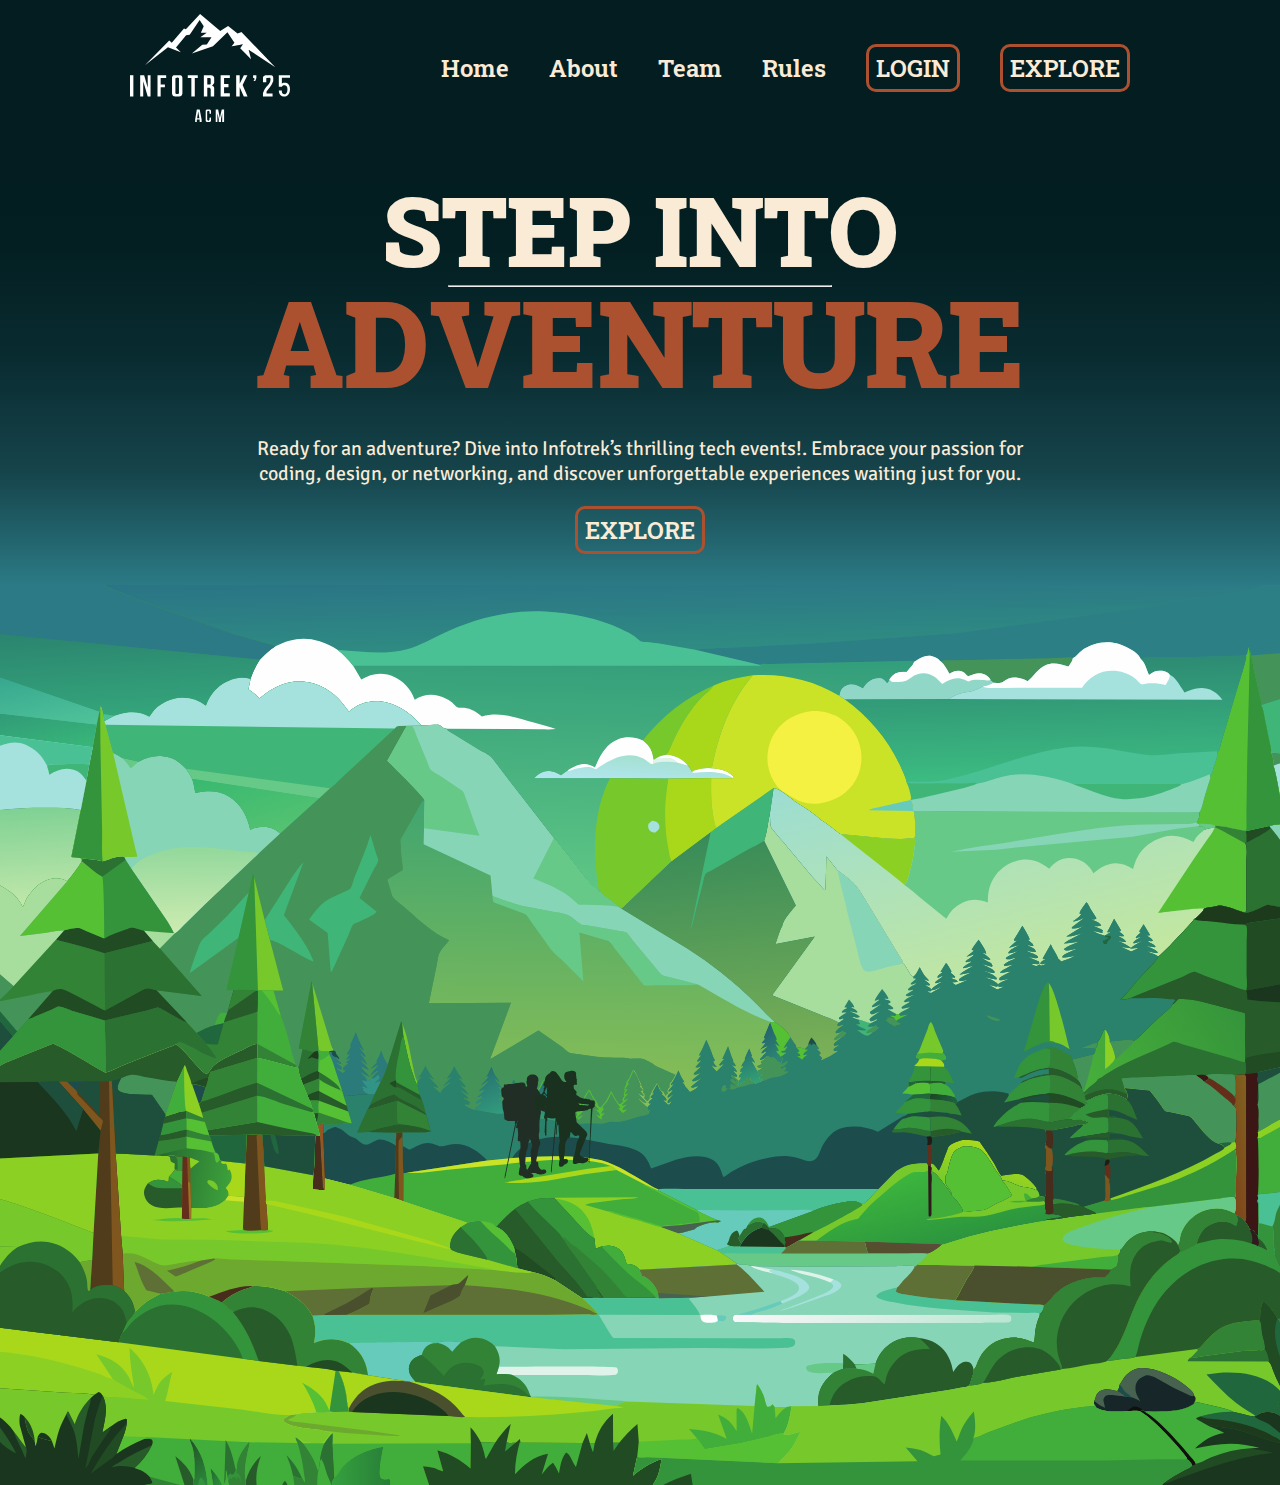
<file: index.html>
<!DOCTYPE html>
<html lang="en">

<head>
    <meta charset="UTF-8">
    <meta name="viewport" content="width=device-width, initial-scale=1.0">

    <!-- TITLE OF PAGE -->
    <title>Infotrek'25</title>

    <!-- FAVICON -->
    <link rel="icon" href="images/favicon.svg" type="image/x-icon">
    <link rel="shortcut icon" href="images/favicon.svg" type="image/x-icon">

    <!-- MAIN STYLE SHEET -->
    <link rel="stylesheet" href="CSS/style.css">

    <!-- INTERNAL STYLE -->
    <style>
        .bg-img {
            height: 100vh;
            background-image: url('images/mainbg.svg');
            background-repeat: no-repeat;
            background-size: cover;
        }
    </style>

</head>

<body class="body">

    <!-- HEADER AND NAVBAR STARTS HERE -->
    <header>
        <nav class="navbar">
            <!-- NAVBAR LOGO -->
            <div class="nav-logo">
                <a href="index.html" class="logo-link"><img class="logo" src="images/infotreklogo.svg"
                        alt="Infotrek Logo"></a>
            </div>
            <!-- NAVBAR LINKS -->
            <ul class="nav-list">
                <li class="link"><a class="nav-link" href="index.html">Home</a></li>
                <li class="link"><a class="nav-link" href="about.html">About</a></li>
                <li class="link"><a class="nav-link" href="team.html">Team</a></li>
                <li class="link"><a class="nav-link" href="https://backend.infotrek24.tech/public/pdfs/rulebook.pdf"
                        target="_blank">Rules</a></li>
                <li class="link btn"><a class="nav-link" href="login.html">LOGIN</a></li>
                <li class="link btn exp-btn"><a class="nav-link" href="events.html">EXPLORE</a></li>
            </ul>
            <div class="hamburger">
                <span></span>
                <span></span>
                <span></span>
            </div>
        </nav>
    </header>

    <!-- SIDE BAR STARTS HERE -->
    <nav class="sidebar">
        <ul class="sidebar-list">
            <li><a class="sidebar-link" href="index.html">Home</a></li>
            <li><a class="sidebar-link" href="about.html">About</a></li>
            <li><a class="sidebar-link" href="team.html">Team</a></li>
            <li><a class="sidebar-link" href="https://backend.infotrek24.tech/public/pdfs/rulebook.pdf"
                    target="_blank">Rules</a></li>
            <li><a class="sidebar-link" href="login.html">LOGIN</a></li>
            <li><a class="sidebar-link" href="events.html">EXPLORE</a></li>
        </ul>
    </nav>


    <!-- MAIN CONTAINER -->
    <main>
        <section class="container">
            <!-- GRADIENT CONTAINER -->
            <div class="bg-grad">
                <div class="main-font rise">
                    <p>STEP INTO
                        <hr class="hline"><span class="spot">ADVENTURE</span>
                    </p>
                </div>
                <div class="desc rise">
                    Ready for an adventure? Dive into Infotrek’s thrilling tech events!. Embrace your passion for
                    coding, design, or networking, and discover unforgettable experiences waiting just for you.
                </div>
                <div class="rise">
                    <div class="link btn">
                        <a href="events.html" class="nav-link">EXPLORE</a>
                    </div>
                </div>
            </div>


            <!-- BACKGROUND IMAGE CONTAINER -->
            <div class="bg-img"></div>
        </section>
    </main>

</body>

<!-- JAVASCRIPT -->
<script src="Js/script.js"></script>

</html>
</file>
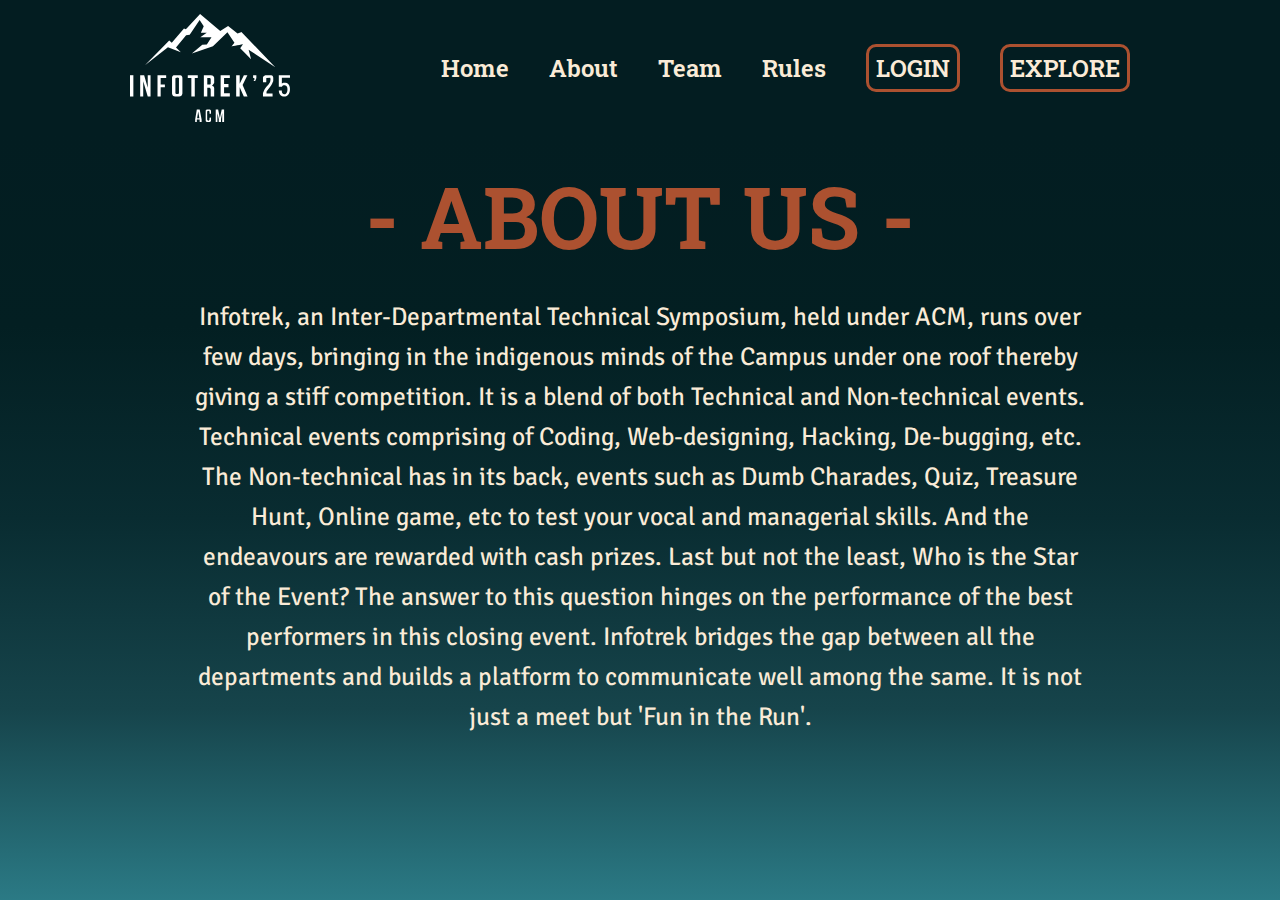
<file: about.html>
<!DOCTYPE html>
<html lang="en">

<head>
    <meta charset="UTF-8">
    <meta name="viewport" content="width=device-width, initial-scale=1.0">

    <!-- TITLE -->
    <title>ABOUT US</title>

    <!-- FAVICON -->
    <link rel="icon" href="images/favicon.svg" type="image/x-icon">
    <link rel="shortcut icon" href="images/favicon.svg" type="image/x-icon">

    <!-- MAIN STYLE SHEET -->
    <link rel="stylesheet" href="CSS/style.css">

    <!-- STYLE SHEET RELATED TO THIS PAGE -->
    <link rel="stylesheet" href="CSS/about-style.css">

</head>

<body class="body abt">

    <!-- HEADER AND NAVBAR STARTS HERE -->
    <header>
        <nav class="navbar">
            <!-- NAVBAR LOGO -->
            <div class="nav-logo">
                <a href="index.html" class="logo-link"><img class="logo" src="images/infotreklogo.svg" alt="Infotrek Logo"></a>
            </div>
            <!-- NAVBAR LINKS -->
            <ul class="nav-list">
                <li class="link"><a class="nav-link" href="index.html">Home</a></li>
                <li class="link"><a class="nav-link" href="about.html">About</a></li>
                <li class="link"><a class="nav-link" href="team.html">Team</a></li>
                <li class="link"><a class="nav-link" href="https://backend.infotrek24.tech/public/pdfs/rulebook.pdf"
                        target="_blank">Rules</a></li>
                <li class="link btn"><a class="nav-link" href="login.html">LOGIN</a></li>
                <li class="link btn exp-btn"><a class="nav-link" href="events.html">EXPLORE</a></li>
            </ul>
            <div class="hamburger">
                <span></span>
                <span></span>
                <span></span>
            </div>
        </nav>
    </header>

    <!-- SIDE BAR STARTS HERE -->
    <nav class="sidebar">
        <ul class="sidebar-list">
            <li><a class="sidebar-link" href="index.html">Home</a></li>
            <li><a class="sidebar-link" href="about.html">About</a></li>
            <li><a class="sidebar-link" href="team.html">Team</a></li>
            <li><a class="sidebar-link" href="https://backend.infotrek24.tech/public/pdfs/rulebook.pdf"
                    target="_blank">Rules</a></li>
            <li><a class="sidebar-link" href="login.html">LOGIN</a></li>
            <li><a class="sidebar-link" href="events.html">EXPLORE</a></li>
        </ul>
    </nav>

    <main class="about">
        <h1 class="about-header">- ABOUT US -</h1>
        <p class="about-desc">Infotrek, an Inter-Departmental Technical Symposium, held under ACM, runs over few days,
            bringing in the indigenous minds of the Campus under one roof thereby giving a stiff competition. It is a
            blend of both Technical and Non-technical events. Technical events comprising of Coding, Web-designing,
            Hacking, De-bugging, etc. The Non-technical has in its back, events such as Dumb Charades, Quiz, Treasure
            Hunt, Online game, etc to test your vocal and managerial skills. And the endeavours are rewarded with cash
            prizes. Last but not the least, Who is the Star of the Event? The answer to this question hinges on the
            performance of the best performers in this closing event. Infotrek bridges the gap between all the
            departments and builds a platform to communicate well among the same. It is not just a meet but 'Fun in the
            Run'.</p>
    </main>
</body>

<!-- JAVASCRIPT -->
<script src="Js/script.js"></script>

</html>
</file>
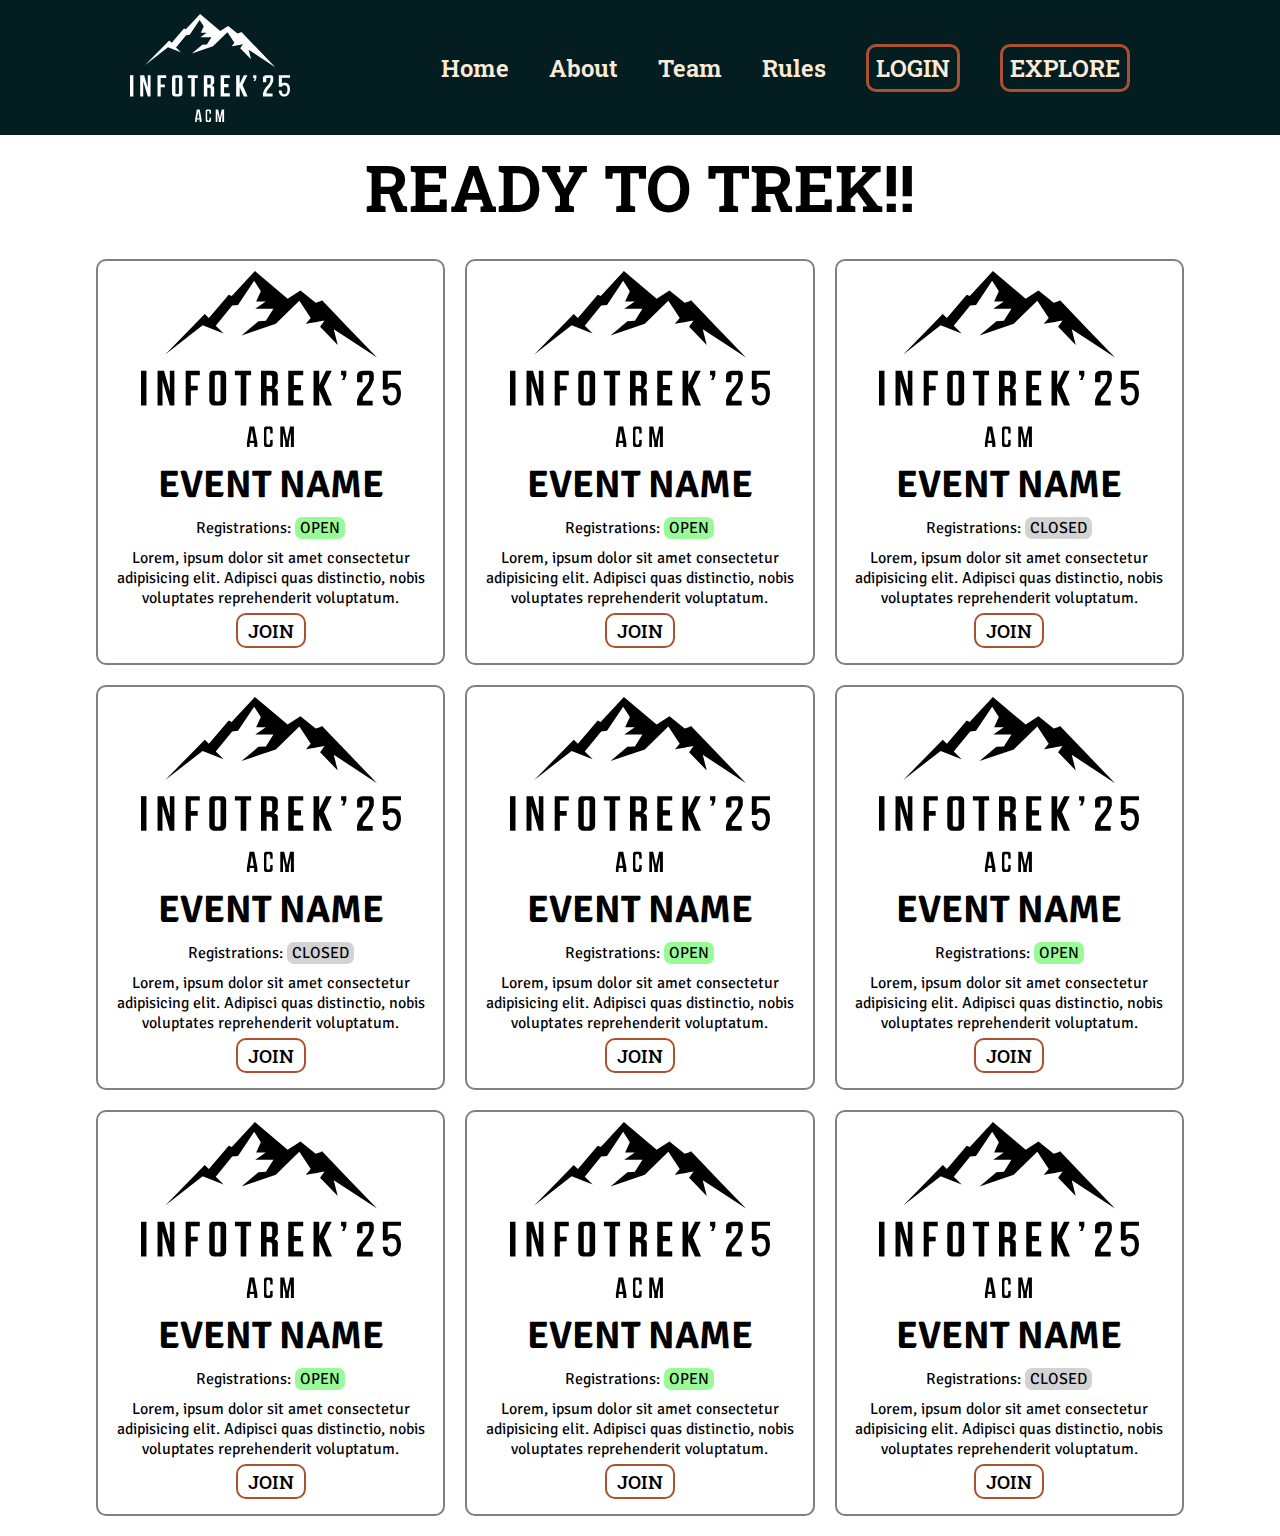
<file: events.html>
<!DOCTYPE html>
<html lang="en">

<head>
    <meta charset="UTF-8">
    <meta name="viewport" content="width=device-width, initial-scale=1.0">

    <!-- TITLE -->
    <title>Events</title>

    <!-- FAVICON -->
    <link rel="icon" href="images/favicon.svg" type="image/x-icon">
    <link rel="shortcut icon" href="images/favicon.svg" type="image/x-icon">

    <!-- MAIN STYLE SHEET -->
    <link rel="stylesheet" href="CSS/style.css">

    <!-- THIS PAGE CSS -->
    <link rel="stylesheet" href="CSS/event-style.css">

</head>

<body>

    <!-- HEADER AND NAVBAR STARTS HERE -->
    <header>
        <nav class="navbar">
            <!-- NAVBAR LOGO -->
            <div class="nav-logo">
                <a href="index.html" class="logo-link"><img class="logo" src="images/infotreklogo.svg" alt="Infotrek Logo"></a>
            </div>
            <!-- NAVBAR LINKS -->
            <ul class="nav-list">
                <li class="link"><a class="nav-link" href="index.html">Home</a></li>
                <li class="link"><a class="nav-link" href="about.html">About</a></li>
                <li class="link"><a class="nav-link" href="team.html">Team</a></li>
                <li class="link"><a class="nav-link" href="https://backend.infotrek24.tech/public/pdfs/rulebook.pdf"
                        target="_blank">Rules</a></li>
                <li class="link btn"><a class="nav-link" href="login.html">LOGIN</a></li>
                <li class="link btn exp-btn"><a class="nav-link" href="events.html">EXPLORE</a></li>
            </ul>
            <div class="hamburger">
                <span></span>
                <span></span>
                <span></span>
            </div>
        </nav>
    </header>

    <!-- SIDE BAR STARTS HERE -->
    <nav class="sidebar">
        <ul class="sidebar-list">
            <li><a class="sidebar-link" href="index.html">Home</a></li>
            <li><a class="sidebar-link" href="about.html">About</a></li>
            <li><a class="sidebar-link" href="team.html">Team</a></li>
            <li><a class="sidebar-link" href="https://backend.infotrek24.tech/public/pdfs/rulebook.pdf"
                    target="_blank">Rules</a></li>
            <li><a class="sidebar-link" href="login.html">LOGIN</a></li>
            <li><a class="sidebar-link" href="events.html">EXPLORE</a></li>
        </ul>
    </nav>

    <main id="event">
        <h1 class="event-head">READY TO TREK!!</h1>
        <section class="event-main-container">
            <div class="event-box event1">
                <div class="event-img"><img src="images/infotreklogo.svg" alt=""></div>
                <div class="event-name">
                    <h1>EVENT NAME</h1>
                </div>
                <div class="event-reg open">Registrations: </div>
                <div class="event-desc">Lorem, ipsum dolor sit amet consectetur adipisicing elit. Adipisci quas
                    distinctio, nobis voluptates reprehenderit voluptatum.</div>
                <div class="event-btn"><a href="#">JOIN</a></div>
            </div>
            <div class="event-box event2">
                <div class="event-img"><img src="images/infotreklogo.svg" alt=""></div>
                <div class="event-name">
                    <h1>EVENT NAME</h1>
                </div>
                <div class="event-reg open">Registrations: </div>
                <div class="event-desc">Lorem, ipsum dolor sit amet consectetur adipisicing elit. Adipisci quas
                    distinctio, nobis voluptates reprehenderit voluptatum.</div>
                <div class="event-btn"><a href="#">JOIN</a></div>
            </div>
            <div class="event-box event3">
                <div class="event-img"><img src="images/infotreklogo.svg" alt=""></div>
                <div class="event-name">
                    <h1>EVENT NAME</h1>
                </div>
                <div class="event-reg closed">Registrations: </div>
                <div class="event-desc">Lorem, ipsum dolor sit amet consectetur adipisicing elit. Adipisci quas
                    distinctio, nobis voluptates reprehenderit voluptatum.</div>
                <div class="event-btn"><a href="#">JOIN</a></div>
            </div>
            <div class="event-box event4">
                <div class="event-img"><img src="images/infotreklogo.svg" alt=""></div>
                <div class="event-name">
                    <h1>EVENT NAME</h1>
                </div>
                <div class="event-reg closed">Registrations: </div>
                <div class="event-desc">Lorem, ipsum dolor sit amet consectetur adipisicing elit. Adipisci quas
                    distinctio, nobis voluptates reprehenderit voluptatum.</div>
                <div class="event-btn"><a href="#">JOIN</a></div>
            </div>
            <div class="event-box event5">
                <div class="event-img"><img src="images/infotreklogo.svg" alt=""></div>
                <div class="event-name">
                    <h1>EVENT NAME</h1>
                </div>
                <div class="event-reg open open">Registrations: </div>
                <div class="event-desc">Lorem, ipsum dolor sit amet consectetur adipisicing elit. Adipisci quas
                    distinctio, nobis voluptates reprehenderit voluptatum.</div>
                <div class="event-btn"><a href="#">JOIN</a></div>
            </div>
            <div class="event-box event6">
                <div class="event-img"><img src="images/infotreklogo.svg" alt=""></div>
                <div class="event-name">
                    <h1>EVENT NAME</h1>
                </div>
                <div class="event-reg open">Registrations: </div>
                <div class="event-desc">Lorem, ipsum dolor sit amet consectetur adipisicing elit. Adipisci quas
                    distinctio, nobis voluptates reprehenderit voluptatum.</div>
                <div class="event-btn"><a href="#">JOIN</a></div>
            </div>
            <div class="event-box event7">
                <div class="event-img"><img src="images/infotreklogo.svg" alt=""></div>
                <div class="event-name">
                    <h1>EVENT NAME</h1>
                </div>
                <div class="event-reg open">Registrations: </div>
                <div class="event-desc">Lorem, ipsum dolor sit amet consectetur adipisicing elit. Adipisci quas
                    distinctio, nobis voluptates reprehenderit voluptatum.</div>
                <div class="event-btn"><a href="#">JOIN</a></div>
            </div>
            <div class="event-box event8">
                <div class="event-img"><img src="images/infotreklogo.svg" alt=""></div>
                <div class="event-name">
                    <h1>EVENT NAME</h1>
                </div>
                <div class="event-reg open">Registrations: </div>
                <div class="event-desc">Lorem, ipsum dolor sit amet consectetur adipisicing elit. Adipisci quas
                    distinctio, nobis voluptates reprehenderit voluptatum.</div>
                <div class="event-btn"><a href="#">JOIN</a></div>
            </div>
            <div class="event-box event9">
                <div class="event-img"><img src="images/infotreklogo.svg" alt=""></div>
                <div class="event-name">
                    <h1>EVENT NAME</h1>
                </div>
                <div class="event-reg closed">Registrations: </div>
                <div class="event-desc">Lorem, ipsum dolor sit amet consectetur adipisicing elit. Adipisci quas
                    distinctio, nobis voluptates reprehenderit voluptatum.</div>
                <div class="event-btn"><a href="#">JOIN</a></div>
            </div>
        </section>
    </main>

</body>

<!-- JAVASCRIPT -->
<script src="Js/script.js"></script>

</html>
</file>
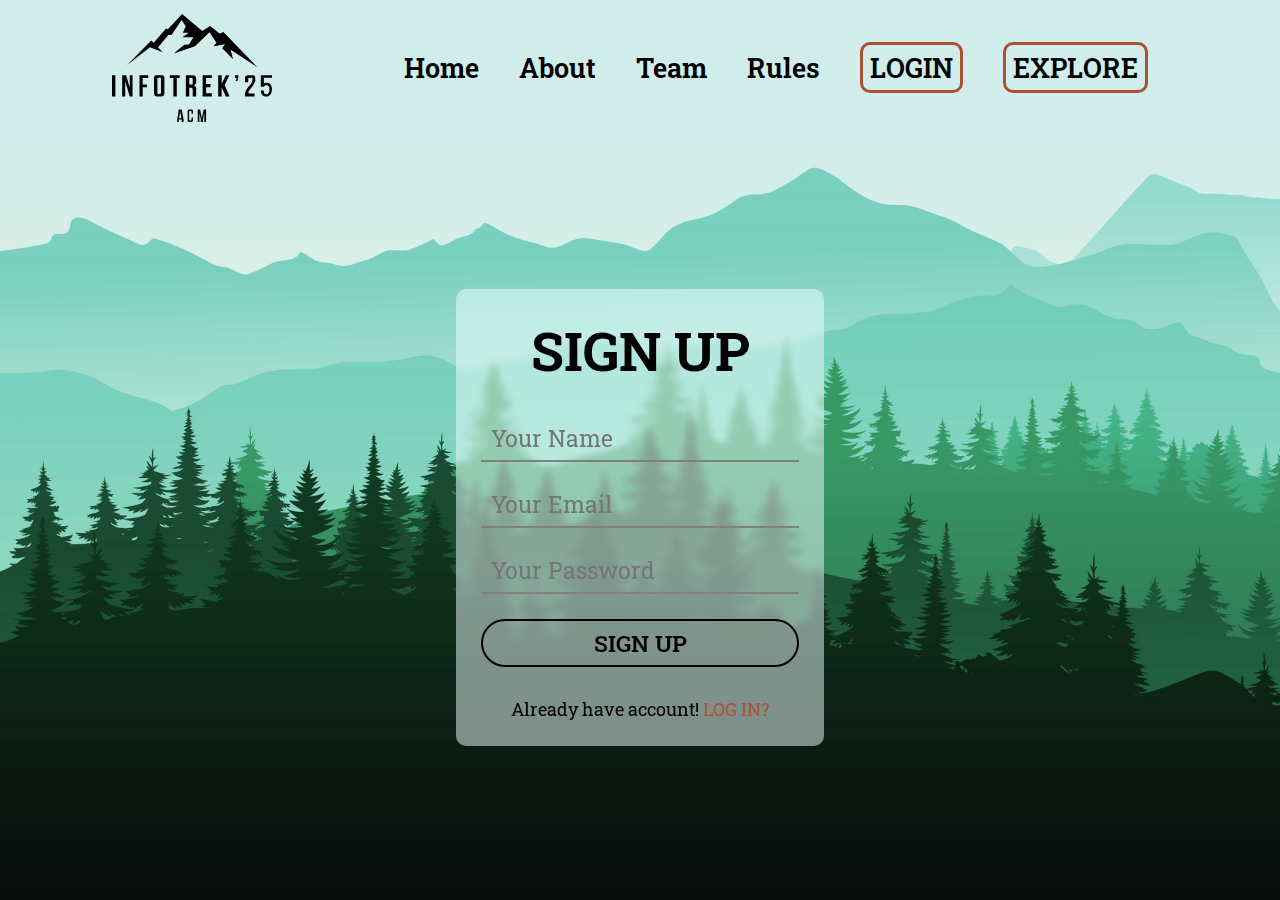
<file: login.html>
<!DOCTYPE html>
<html lang="en">

<head>
    <meta charset="UTF-8">
    <meta name="viewport" content="width=device-width, initial-scale=1.0">

    <!-- TITLE -->
    <title>Login</title>

    <!-- FAVICON -->
    <link rel="icon" href="images/favicon.svg" type="image/x-icon">
    <link rel="shortcut icon" href="images/favicon.svg" type="image/x-icon">

    <!-- MAIN PAGE CSS -->
    <link rel="stylesheet" href="CSS/style.css">

    <!-- THIS PAGE CSS -->
    <link rel="stylesheet" href="CSS/login-style.css">

    <!-- INTERNAL STYLE -->
    <style>
        .loginandsignup {
            min-height: 85vh;
            background-image: url('images/loginbg.jpg');
            background-repeat: no-repeat;
            background-size: cover;
            background-position: center top;
            display: flex;
            justify-content: center;
            align-items: center;
        }

        @media (max-width: 768px) {
            .loginandsignup {
                min-height: 88vh;
            }
        }
    </style>

</head>

<body>

    <!-- HEADER AND NAVBAR STARTS HERE -->
    <header>
        <nav class="navbar">
            <!-- NAVBAR LOGO -->
            <div class="nav-logo">
                <a href="index.html" class="logo-link"><img class="logo" src="images/infotreklogo.svg"
                        alt="Infotrek Logo"></a>
            </div>
            <!-- NAVBAR LINKS -->
            <ul class="nav-list">
                <li class="link"><a class="nav-link" href="index.html">Home</a></li>
                <li class="link"><a class="nav-link" href="about.html">About</a></li>
                <li class="link"><a class="nav-link" href="team.html">Team</a></li>
                <li class="link"><a class="nav-link" href="https://backend.infotrek24.tech/public/pdfs/rulebook.pdf"
                        target="_blank">Rules</a></li>
                <li class="link btn"><a class="nav-link" href="login.html">LOGIN</a></li>
                <li class="link btn exp-btn"><a class="nav-link" href="events.html">EXPLORE</a></li>
            </ul>
            <div class="hamburger">
                <span></span>
                <span></span>
                <span></span>
            </div>
        </nav>
    </header>

    <!-- SIDE BAR STARTS HERE -->
    <nav class="sidebar">
        <ul class="sidebar-list">
            <li><a class="sidebar-link" href="index.html">Home</a></li>
            <li><a class="sidebar-link" href="about.html">About</a></li>
            <li><a class="sidebar-link" href="team.html">Team</a></li>
            <li><a class="sidebar-link" href="https://backend.infotrek24.tech/public/pdfs/rulebook.pdf"
                    target="_blank">Rules</a></li>
            <li><a class="sidebar-link" href="login.html">LOGIN</a></li>
            <li><a class="sidebar-link" href="events.html">EXPLORE</a></li>
        </ul>
    </nav>

    <!-- LOGIN AND SIGN UP PAGE STARTS HERE -->
    <section class="loginandsignup">
        <div class="container">
            <div class="login-container flex">
                <h1>LOG IN</h1>
                <form class="login-form form" action="">
                    <input type="email" placeholder="Your Email" required><br>
                    <input type="password" placeholder="Your Password" required>
                    <div class="forgot">
                        <p><a href="">Forgot Password?</a></p>
                    </div>
                    <input class="login-btn" type="submit" value="LOGIN">
                </form>
                <div class="register">
                    <p>New Here! <a href="">Register?</a></p>
                </div>
            </div>

            <div class="signup-container flex">
                <h1>SIGN UP</h1>
                <form class="signup-form form" action="POST">
                    <input type="text" required placeholder="Your Name"><br>
                    <input type="email" placeholder="Your Email" required><br>
                    <input type="password" required placeholder="Your Password"><br>
                    <input class="login-btn" type="submit" value="SIGN UP">
                </form>
                <div class="register">
                    <p>Already have account! <a href="">LOG IN?</a></p>
                </div>
            </div>
            <div class="forgot-container flex">
                <h1>Forget Password</h1>
                <form action="" class="form">
                    <input type="email" placeholder="Enter Your Email" required>
                    <input class="login-btn" type="submit" value="SUBMIT">
                </form>
                <div class="register">
                    <p>Already have account! <a href="">LOG IN?</a></p>
                </div>
            </div>
        </div>
    </section>
</body>

<!-- JAVASCRIPT -->
<script src="Js/script.js"></script>
<script src="Js/login-js.js"></script>

</html>
</file>
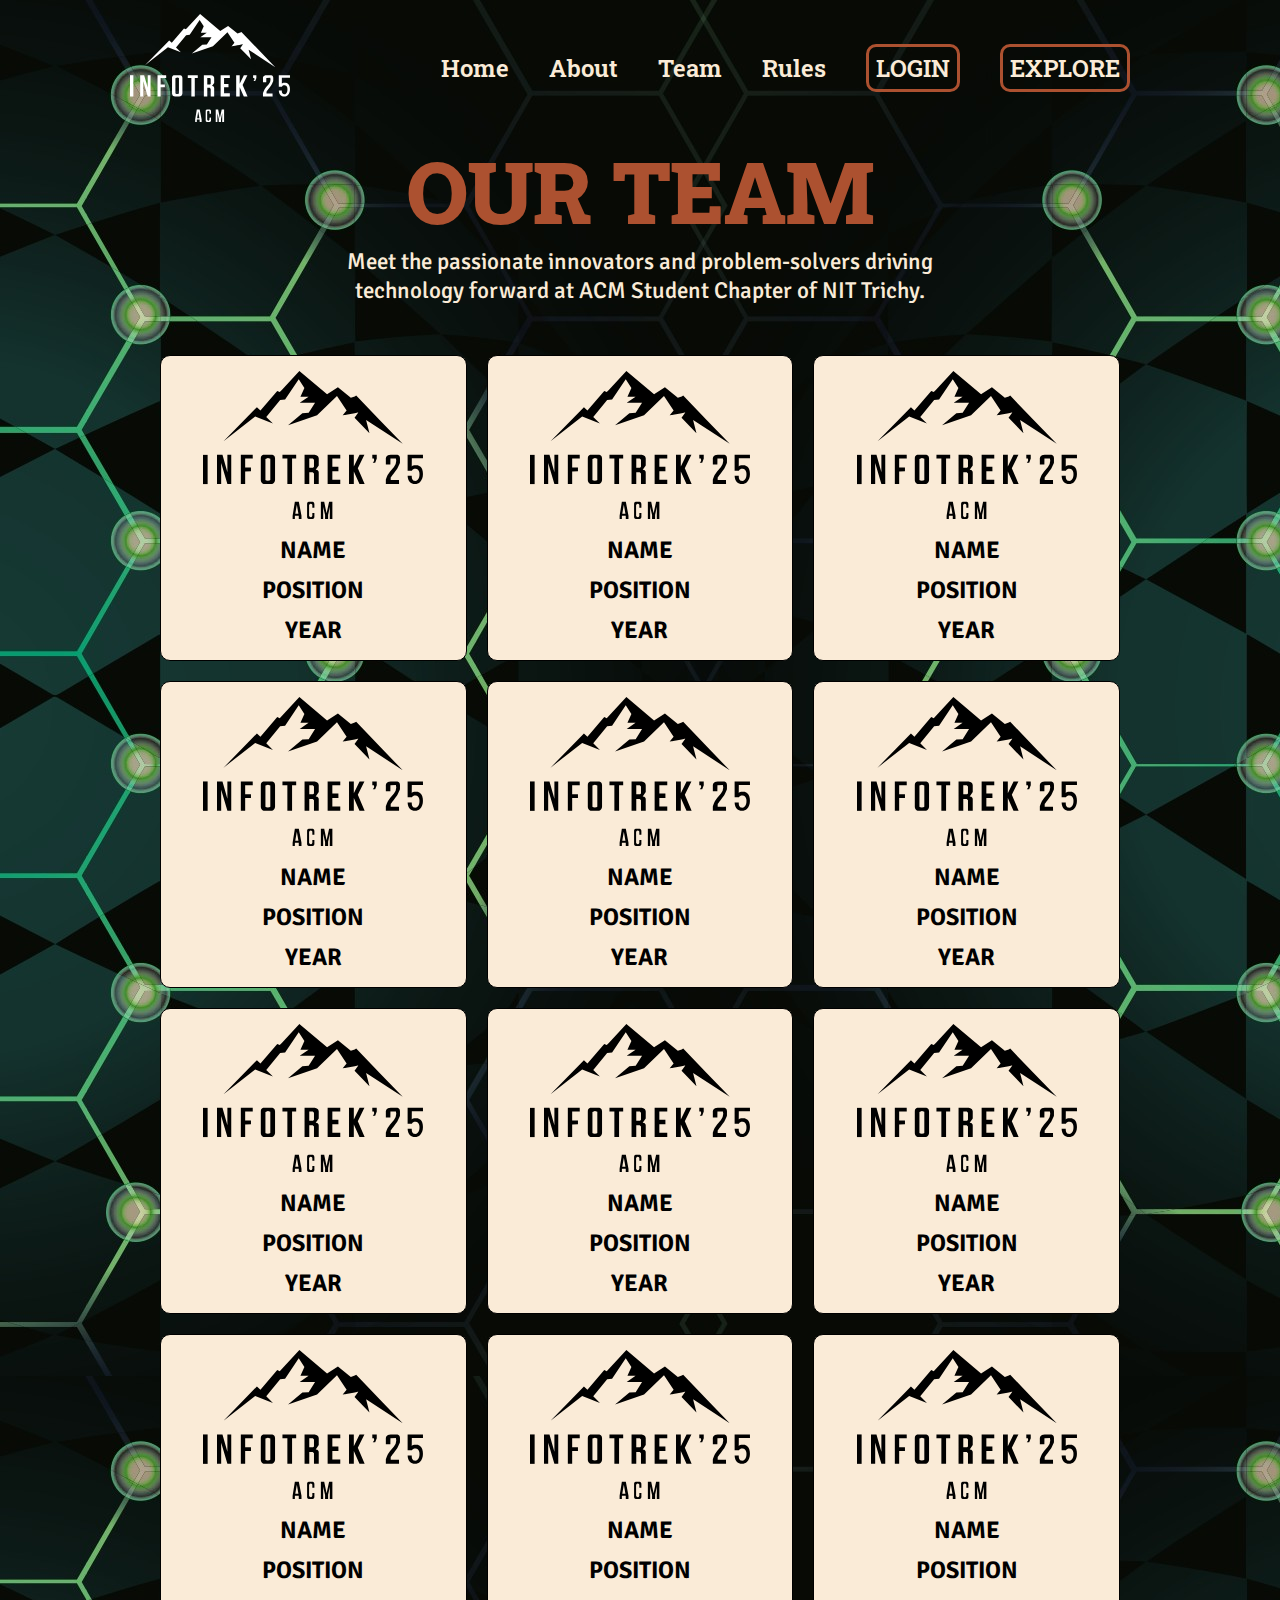
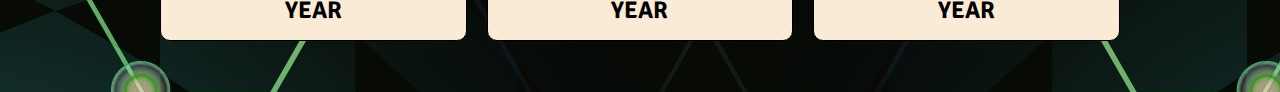
<file: team.html>
<!DOCTYPE html>
<html lang="en">

<head>
    <meta charset="UTF-8">
    <meta name="viewport" content="width=device-width, initial-scale=1.0">

    <!-- TITLE -->
    <title>OUR TEAM</title>

    <!-- FAVICON -->
    <link rel="icon" href="images/favicon.svg" type="image/x-icon">
    <link rel="shortcut icon" href="images/favicon.svg" type="image/x-icon">

    <!-- MAIN STYLE SHEET -->
    <link rel="stylesheet" href="CSS/style.css">

    <!-- THIS PAGE SYLE SHEET -->
    <link rel="stylesheet" href="CSS/team-style.css">

    <!-- INTERNAL STYLE -->
    <style>
        .navbar {
            background-color: transparent;
        }

        .team-page {
            background-color: var(--nav-bg-clr);
            background-image: url('images/honeycomb.jpg');
        }
    </style>

</head>

<body class="body team-page">

    <!-- HEADER AND NAVBAR STARTS HERE -->
    <header>
        <nav class="navbar">
            <!-- NAVBAR LOGO -->
            <div class="nav-logo">
                <a href="index.html" class="logo-link"><img class="logo" src="images/infotreklogo.svg"
                        alt="Infotrek Logo"></a>
            </div>
            <!-- NAVBAR LINKS -->
            <ul class="nav-list">
                <li class="link"><a class="nav-link" href="index.html">Home</a></li>
                <li class="link"><a class="nav-link" href="about.html">About</a></li>
                <li class="link"><a class="nav-link" href="team.html">Team</a></li>
                <li class="link"><a class="nav-link" href="https://backend.infotrek24.tech/public/pdfs/rulebook.pdf"
                        target="_blank">Rules</a></li>
                <li class="link btn"><a class="nav-link" href="login.html">LOGIN</a></li>
                <li class="link btn exp-btn"><a class="nav-link" href="events.html">EXPLORE</a></li>
            </ul>
            <div class="hamburger">
                <span></span>
                <span></span>
                <span></span>
            </div>
        </nav>
    </header>

    <!-- SIDE BAR STARTS HERE -->
    <nav class="sidebar">
        <ul class="sidebar-list">
            <li><a class="sidebar-link" href="index.html">Home</a></li>
            <li><a class="sidebar-link" href="about.html">About</a></li>
            <li><a class="sidebar-link" href="team.html">Team</a></li>
            <li><a class="sidebar-link" href="https://backend.infotrek24.tech/public/pdfs/rulebook.pdf"
                    target="_blank">Rules</a></li>
            <li><a class="sidebar-link" href="login.html">LOGIN</a></li>
            <li><a class="sidebar-link" href="events.html">EXPLORE</a></li>
        </ul>
    </nav>

    <main class="team">
        <div class="our-team">
            <h1>OUR TEAM</h1>
            <p>Meet the passionate innovators and problem-solvers driving technology forward at ACM Student Chapter of NIT Trichy.
            </p>
        </div>
        <section class="team-container">
            <div class="person1 grid-container">
                <div class="photo">
                    <img src="images/infotreklogo.svg" alt="">
                </div>
                <div class="name">
                    <p>NAME</p>
                </div>
                <div class="position">
                    <p>POSITION</p>
                </div>
                <div class="year">
                    <p>YEAR</p>
                </div>
            </div>
            <div class="person2 grid-container">
                <div class="photo">
                    <img src="images/infotreklogo.svg" alt="">
                </div>
                <div class="name">
                    <p>NAME</p>
                </div>
                <div class="position">
                    <p>POSITION</p>
                </div>
                <div class="year">
                    <p>YEAR</p>
                </div>
            </div>
            <div class="person3 grid-container">
                <div class="photo">
                    <img src="images/infotreklogo.svg" alt="">
                </div>
                <div class="name">
                    <p>NAME</p>
                </div>
                <div class="position">
                    <p>POSITION</p>
                </div>
                <div class="year">
                    <p>YEAR</p>
                </div>
            </div>
            <div class="person4 grid-container">
                <div class="photo">
                    <img src="images/infotreklogo.svg" alt="">
                </div>
                <div class="name">
                    <p>NAME</p>
                </div>
                <div class="position">
                    <p>POSITION</p>
                </div>
                <div class="year">
                    <p>YEAR</p>
                </div>
            </div>
            <div class="person5 grid-container">
                <div class="photo">
                    <img src="images/infotreklogo.svg" alt="">
                </div>
                <div class="name">
                    <p>NAME</p>
                </div>
                <div class="position">
                    <p>POSITION</p>
                </div>
                <div class="year">
                    <p>YEAR</p>
                </div>
            </div>
            <div class="person6 grid-container">
                <div class="photo">
                    <img src="images/infotreklogo.svg" alt="">
                </div>
                <div class="name">
                    <p>NAME</p>
                </div>
                <div class="position">
                    <p>POSITION</p>
                </div>
                <div class="year">
                    <p>YEAR</p>
                </div>
            </div>
            <div class="person7 grid-container">
                <div class="photo">
                    <img src="images/infotreklogo.svg" alt="">
                </div>
                <div class="name">
                    <p>NAME</p>
                </div>
                <div class="position">
                    <p>POSITION</p>
                </div>
                <div class="year">
                    <p>YEAR</p>
                </div>
            </div>
            <div class="person8 grid-container">
                <div class="photo">
                    <img src="images/infotreklogo.svg" alt="">
                </div>
                <div class="name">
                    <p>NAME</p>
                </div>
                <div class="position">
                    <p>POSITION</p>
                </div>
                <div class="year">
                    <p>YEAR</p>
                </div>
            </div>
            <div class="person9 grid-container">
                <div class="photo">
                    <img src="images/infotreklogo.svg" alt="">
                </div>
                <div class="name">
                    <p>NAME</p>
                </div>
                <div class="position">
                    <p>POSITION</p>
                </div>
                <div class="year">
                    <p>YEAR</p>
                </div>
            </div>
            <div class="person10 grid-container">
                <div class="photo">
                    <img src="images/infotreklogo.svg" alt="">
                </div>
                <div class="name">
                    <p>NAME</p>
                </div>
                <div class="position">
                    <p>POSITION</p>
                </div>
                <div class="year">
                    <p>YEAR</p>
                </div>
            </div>
            <div class="person11 grid-container">
                <div class="photo">
                    <img src="images/infotreklogo.svg" alt="">
                </div>
                <div class="name">
                    <p>NAME</p>
                </div>
                <div class="position">
                    <p>POSITION</p>
                </div>
                <div class="year">
                    <p>YEAR</p>
                </div>
            </div>
            <div class="person12 grid-container">
                <div class="photo">
                    <img src="images/infotreklogo.svg" alt="">
                </div>
                <div class="name">
                    <p>NAME</p>
                </div>
                <div class="position">
                    <p>POSITION</p>
                </div>
                <div class="year">
                    <p>YEAR</p>
                </div>
            </div>
        </section>
    </main>
</body>

<!-- JAVASCRIPT -->
<script src="Js/script.js"></script>

</html>
</file>
<file: CSS/style.css>
@import url('https://fonts.googleapis.com/css2?family=Roboto+Slab:wght@100..900&display=swap');
@import url('https://fonts.googleapis.com/css2?family=Signika+Negative:wght@300..700&display=swap');

/* RISING ANIMATION */
@keyframes rise {
    from {
        flex-direction: column;
        display: none;
        top: 100px;
    }

    to {
        display: flex;
        flex-direction: column;
        transition: display .1s;
        top: 0px;
    }
}


/* ROOT */
:root {
    --font-clr: antiquewhite;
    --font-family-1: 'Roboto Slab', serif;
    --font-family-2: 'Signika Negative', sans-serif;
    --nav-bg-clr: #031d21;
    --nav-bg-login-clr: #d0edeb;
    --btn-clr: #ac5130;
}

/* SCROLLBAR CSS */

::-webkit-scrollbar {
    width: 12px;
}

::-webkit-scrollbar-thumb {
    background-color: rgb(3, 45, 11);
    border-radius: 5px;
}

::-webkit-scrollbar-track {
    background-color: black;
}

html {
    height: 100%;
}

* {
    margin: 0%;
    padding: 0%;
    box-sizing: border-box;
}

.body {
    font-size: 17px;
    height: max-content;
    user-select: none;
}

/* NAVBAR CSS STARTS HERE */

.navbar {
    background-color: var(--nav-bg-clr);
    height: 15vh;
    display: flex;
    justify-content: space-evenly;
    align-items: center;
    overflow: hidden;
}

.nav-logo {
    height: 12vh;
    display: flex;
    filter: invert(1);
}

.logo-link {
    display: inline-block;
}

.logo {
    height: 12vh;
}

/* NAVBAR LINKS */

.nav-list {
    list-style-type: none;
    display: flex;
    justify-content: center;
    align-items: center;
}

.nav-list li {
    margin: 20px;
}

.nav-link {
    text-decoration: none;
    color: var(--font-clr);
    font-size: 1.5rem;
    font-weight: 600;
    font-family: var(--font-family-1);
}

.link:hover {
    transform: scale(107%);
}

.btn {
    border: 3px solid var(--btn-clr);
    border-radius: 10px;
    padding: 5px 7px;
    transition: .3s;
}

.btn:hover{
    background-color: var(--btn-clr);
}


/* HAMBURGER FOR RESPONSIVENESS */

.hamburger {
    display: none;
    cursor: pointer;
    font-size: 1.25rem;
}

.hamburger span {
    display: block;
    width: 25px;
    height: 3px;
    background-color: white;
    margin: 5px 0;
}

/* SIDE BAR CSS */

.sidebar {
    display: none;
    width: 100vw;
    position: absolute;
    top: 12vh;
    left: 0;
    z-index: 999;
    height: max-content;
    font-size: 1.35rem;
    font-weight: 500;
    background-color: var(--nav-bg-clr);
}

.sidebar-list {
    width: 100vw;
    display: flex;
    flex-direction: column;
    justify-content: flex-start;
    align-items: center;
    list-style-type: none;
    /* margin: 20px 0 0 50px; */
}

.sidebar-list li {
    margin: 20px 0;
}

.sidebar-link {
    font-family: var(--font-family-1);
    color: var(--font-clr);
    text-decoration: none;
}


/* MAIN CONTAINER CSS */

.container {
    position: relative;
    font-size: 1rem;
}

/* GRADIENT BACKGROUND CSS */

.bg-grad {
    height: 50vh;
    background-image: linear-gradient(#031d21, #031f22, #092c31, #16444b, #2b7a85);
    display: flex;
    flex-direction: column;
    align-items: center;
    font-size: 1em;
}

.main-font {
    margin: 40px 0 30px 0;
    text-align: center;
    color: var(--font-clr);
    font-family: var(--font-family-1);
    font-size: 6em;
    font-weight: 900;
    line-height: 110px;
}

.hline {
    width: 50%;
    margin: auto;
}

.spot {
    font-size: 1.25em;
    color: var(--btn-clr);
}

.desc {
    width: 60%;
    margin-bottom: 20px;
    text-align: center;
    color: antiquewhite;
    font-size: 1.25em;
    font-family: var(--font-family-2);
}

/* BACKGROUND IMAGE CONTAINER CSS */

/* .bg-img {
    height: 100vh;
    background-image: url('images/mainbg.svg');
    background-repeat: no-repeat;
    background-size: cover;
} */

.rise {
    position: relative;
    transition: all .4s;
    animation: rise .8s ease 0s 1 forwards;
}

/* -----------MEDIA QUERIES FOR RESPONSIVE WEBSITE----------- */

@media (max-width: 990px) {

    .body,
    .bg-grad {
        font-size: 15px;
    }

    .bg-img {
        background-position: center;
    }

    .exp-btn{
        display: none;
    }
}

@media (max-width: 768px) {

    .body,
    .bg-grad {
        font-size: 10px;
    }

    .navbar {
        height: 12vh;
        justify-content: space-around;
    }

    .nav-logo {
        height: 10vh;
    }

    .logo {
        height: 10vh;
    }

    .nav-list {
        display: none;
        flex-direction: column;
        width: 100%;
    }

    .sidebar {
        display: none;
        width: 100vw;
    }

    .sidebar-list {
        width: 100%;
    }

    .sidebar.active {
        display: flex;
    }

    .hamburger {
        display: block;
    }

    .bg-img {
        background-position: center;
    }

    .main-font {
        margin-top: 20px;
        line-height: 70px;
    }

    .desc {
        margin-bottom: 15px;
        width: 85%;
        font-size: 1rem;
    }

}

@media (max-width: 490px) {

    .body,
    .bg-grad {
        font-size: 7px;
    }

    .bg-grad {
        height: 40vh;
    }

    .sidebar-list li {
        margin: 15px 0;
    }

    .sidebar-list:last-child{
        margin-bottom: 15px;
    }

    .hamburger span {
        width: 20px;
        height: 2px;
        margin: 3px 0;
    }

    .main-font {
        margin-top: 50px;
        line-height: 50px;
    }

    .desc {
        font-size: .8rem;
    }

    .exp-btn, .exp-btn a{
        font-size: 1rem;
    }
}

@media (max-width: 350px) {

    .body,
    .bg-grad {
        font-size: 6px;
    }

    .main-font {
        line-height: 40px;
    }

    .desc {
        font-size: .8rem;
    }

    .sidebar {
        font-size: 1rem;
    }
}
</file>
<file: CSS/about-style.css>
.about {
    color: var(--btn-clr);
    min-height: 85vh;
    display: flex;
    justify-content: flex-start;
    align-items: center;
    flex-direction: column;
    font-size: 2em;
    background-image: linear-gradient(#031d21, #031f22, #092c31, #16444b, #2b7a85);
}

.about-header {
    margin: 25px 0;
    font-size: 2.5em;
    font-family: var(--font-family-1);
}

.about-desc {
    width: 70%;
    text-align: center;
    color: var(--font-clr);
    font-size: .75em;
    font-family: var(--font-family-2);
    line-height: 40PX;
}

@media (max-width: 990px) {
    .about-desc{
        width: 80%;
    }
}

@media (max-width: 768px) {
    .about{
        min-height: 88vh;
        width: 100%;
    }

    .about-desc{
        font-size: 1.1rem;
        line-height: 30px;
        width: 85%;
    }
}

@media (max-width: 490px) {
    .about-header {
        font-size: 2rem;
    }

    .about-desc {
        font-size: .9rem;
        line-height: 23px;
    }
}
</file>
<file: CSS/event-style.css>
#event {
    width: 100%;
    height: 100%;
    padding-bottom: 20px;
}

.event-head {
    padding: 10px;
    text-align: center;
    font-size: 4rem;
    font-family: var(--font-family-1);
}

.event-main-container {
    width: 85%;
    margin: auto;
    display: grid;
    grid-template-columns: repeat(3, 1fr);
    grid-template-rows: repeat(auto, 1fr);
    grid-column-gap: 20px;
}

.event-box {
    padding: 10px 5px;
    display: flex;
    flex-direction: column;
    justify-content: center;
    align-items: center;
    border: 2px solid gray;
    border-radius: 10px;
    transition: .3s;
    margin-top: 20px;
}

.event-img {
    margin-top: 10px 0;
}

.event-name {
    margin-top: 10px;
    font-size: 1.2rem;
    font-family: var(--font-family-2);
}

.event-desc {
    margin-top: 10px;
    text-align: center;
    font-family: var(--font-family-2);
}

.event-reg {
    margin-top: 10px;
    font-family: var(--font-family-2);
}

.event-btn {
    font-size: 1.2rem;
    margin: 10px 0;
    font-family: var(--font-family-1);
}

.event-btn a {
    text-decoration: none;
    color: black;
    font-weight: 500;
    padding: 3px 10px;
    border: 2px solid var(--btn-clr);
    border-radius: 10px;
    transition: .3s;
}

.event-box:hover {
    transform: scale(104%);
}

.event-btn a:hover {
    background-color: var(--btn-clr);
    border-color: var(--btn-clr);
    color: antiquewhite;
}

.open::after {
    content: 'OPEN';
    padding: 1px 5px;
    background-color: palegreen;
    border-radius: 7px;
}

.closed::after {
    content: 'CLOSED';
    padding: 1px 5px;
    border-radius: 7px;
    background-color: lightgray;
}

@media (max-width: 990px) {
    html {
        font-size: 16px;
    }

    .event-main-container {
        grid-template-columns: repeat(2, 1fr);
    }
}

@media (max-width: 768px) {
    html {
        font-size: 14px;
    }

    .event-head {
        font-size: 3rem;
    }
}

@media (max-width: 660px) {
    .event-main-container {
        grid-template-columns: repeat(1, 1fr);
    }

    .event-img img {
        width: 12rem;
    }
}

@media (max-width: 450px) {
    .event-head {
        font-size: 2rem;
    }
}
</file>
<file: CSS/login-style.css>
html {
    font-size: 18px;
}

.navbar {
    background-color: var(--nav-bg-login-clr);
}

.logo {
    filter: invert(1);
}

.nav-link, .sidebar-link {
    color: black;
}

.hamburger span{
    background-color: black;
}

.sidebar{
    background-color: var(--nav-bg-login-clr);
}

/* .loginandsignup {
    min-height: 85vh;
    background-image: url('images/loginbg.jpg');
    background-repeat: no-repeat;
    background-size: cover;
    background-position: center;
    display: flex;
    justify-content: center;
    align-items: center;
} */

.flex {
    display: flex;
    justify-content: center;
    align-items: center;
    flex-direction: column;
}

.container {
    display: flex;
    justify-content: center;
    align-items: center;
    padding: 25px;
    background-color: rgba(240, 255, 255, 0.5);
    backdrop-filter: blur(3px);
    border-radius: 10px;
    /* box-shadow: 2px 2px 5px black,
    -2px -2px 5px black; */
}

.login-container {
    display: none;
}

.signup-container {
    display: flex;
}

.login-container.active {
    display: flex;
}

h1 {
    font-size: 3rem;
    text-align: center;
    margin-bottom: 20px;
    font-family: var(--font-family-1);
}

ul {
    list-style-position: inside;
}

input {
    width: 100%;
    border: none;
    background-color: transparent;
    border-bottom: 2px solid gray;
    padding: 7px 10px;
    font-size: 1.25rem;
    margin: 10px 0px;
    color: black;
    font-family: var(--font-family-1);
    transition: border .3s;
}

.forgot {
    text-align: center;
    margin: 10px 0;
}

a {
    font-family: var(--font-family-1);
    color: var(--btn-clr);
    text-decoration: none;
}

.login-btn {
    margin: 15px auto;
    max-width: content;
    border: 2px solid black;
    font-size: 1.25rem;
    font-weight: 600;
    padding: 7px 20px;
    border-radius: 25px;
    cursor: pointer;
    user-select: none;
    width: 100%;
    transition: all .3s;
}

.signup-form .btn {
    margin: 20px 0;
}

.register {
    font-family: var(--font-family-1);
    text-align: center;
    margin-top: 15px;
}

.forgot-container {
    display: none;
}

.forgot-container.active {
    display: flex;
}

input:focus {
    outline: none;
    border-bottom: 2px solid black;
}

.form .login-btn:hover {
    background-color: rgba(240, 255, 255, 0.5);
}

.form .login-btn:active {
    transform: scale(97%);
}

@media (max-width: 768px) {
    .loginandsignup {
        min-height: 88vh;
    }
}
</file>
<file: CSS/team-style.css>
.team{
    padding-bottom: 1px;
}

/* .team-page {
    background-color: var(--nav-bg-clr);
    background-image: url('images/honeycomb.jpg');
} */

.our-team h1 {
    text-align: center;
    margin: auto;
    font-size: 5em;
    font-weight: 900;
    color: var(--btn-clr);
    font-family: var(--font-family-1);
}

.our-team p {
    font-weight: 500;
    font-size: 1.35em;
    width: 50%;
    margin: auto;
    text-align: center;
    color: var(--font-clr);
    font-family: var(--font-family-2);
}

.team-container {
    margin: 50px auto;
    width: 75%;
    display: grid;
    grid-template-columns: repeat(3, 1fr);
    grid-template-rows: repeat(auto, 500px);
    grid-gap: 20px;
    justify-content: center;
    align-items: center;
}

.grid-container {
    display: flex;
    flex-direction: column;
    justify-content: center;
    align-items: center;
    border: 1px solid black;
    padding: 15px;
    font-size: 1.5rem;
    font-weight: 800;
    background-color: var(--font-clr);
    border-radius: 10px;
}

.name,
.position,
.year {
    font-family: var(--font-family-2);
    margin-top: 10px;
}

.photo {
    width: 80%;
    height: auto;
    overflow: hidden;
}

.photo img {
    width: 100%;
}

@media (max-width: 990px) {
    .team-container{
        width: 85%;
        grid-gap: 15px;
    }
}

@media (max-width: 768px) {
    .our-team {
        font-size: 1.5em;
    }

    .our-team p {
        width: 80%;
    }

    .team-container {
        grid-template-columns: repeat(2, 1fr);
        grid-template-rows: repeat(auto, 500px);
    }
}

@media (max-width: 490px) {
    .team-container {
        grid-template-columns: repeat(1, 1fr);
        grid-template-rows: repeat(auto, 500px);
    }
}
</file>
